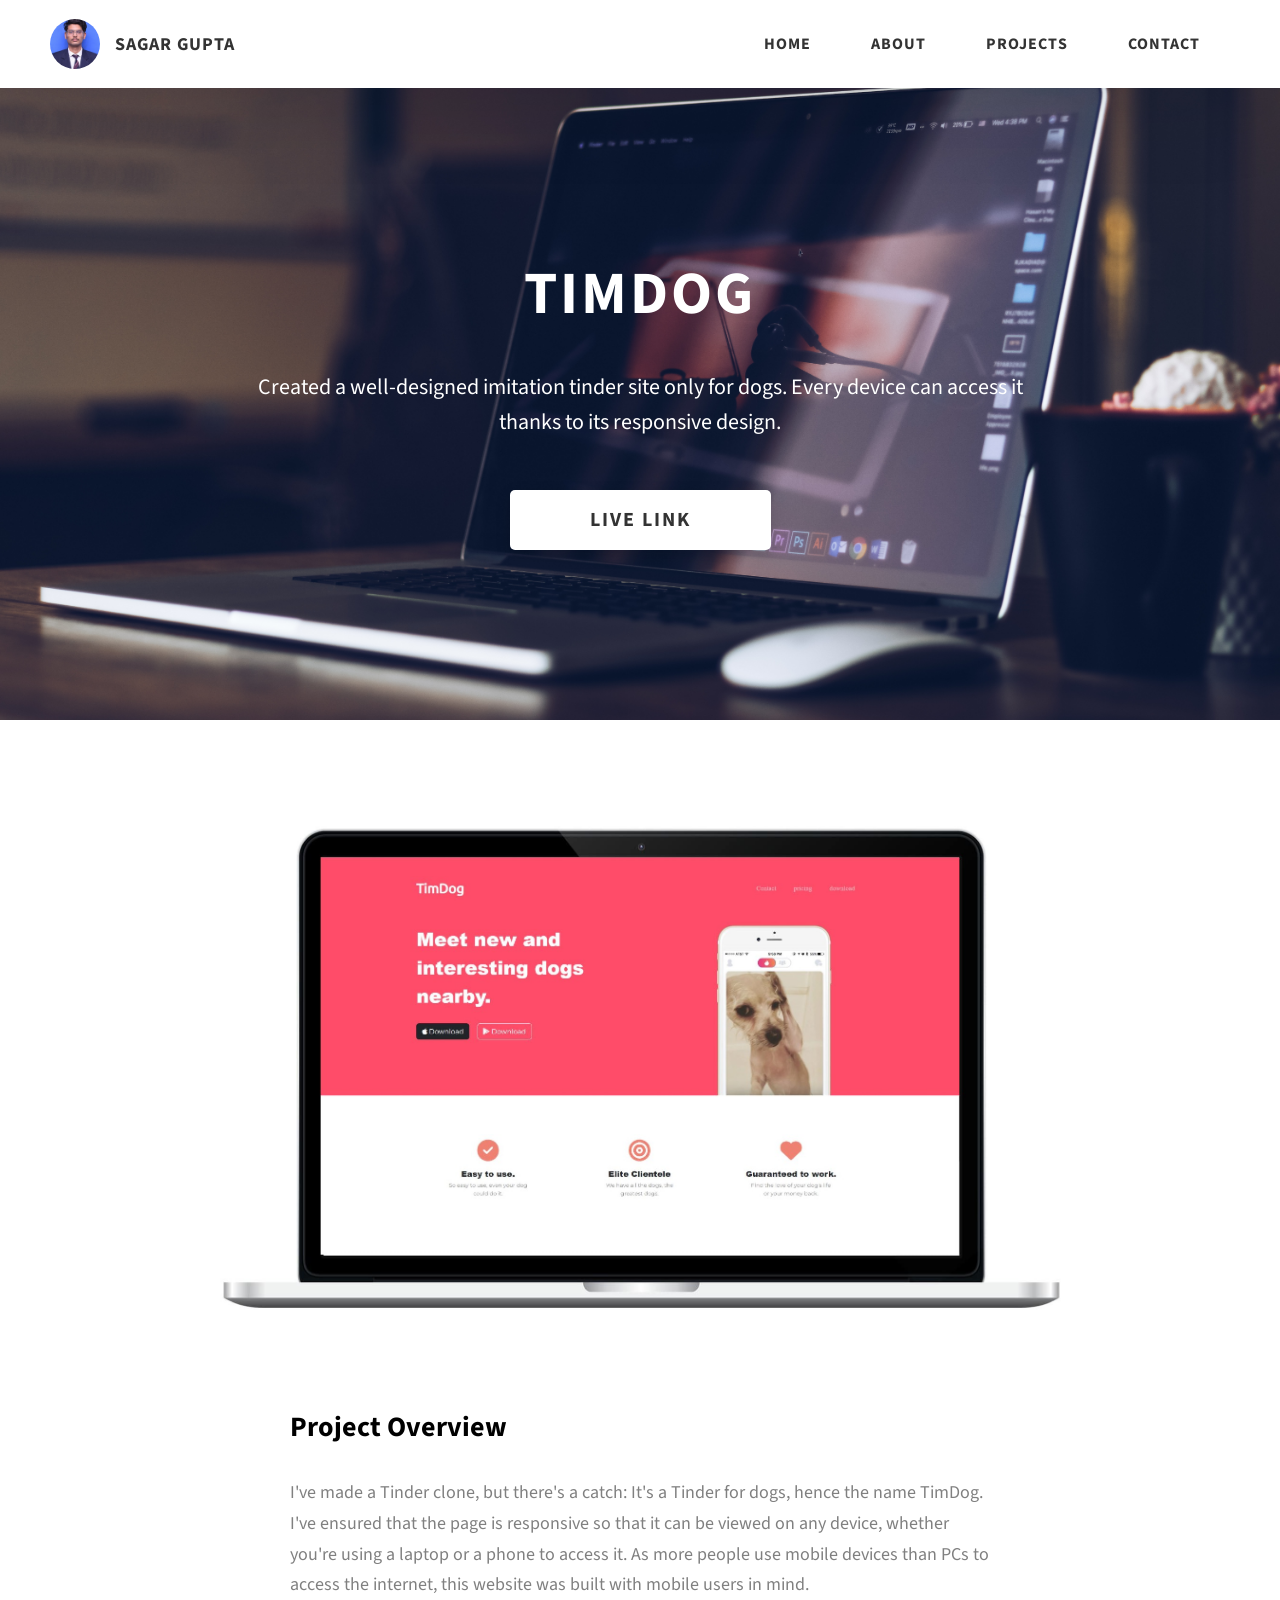
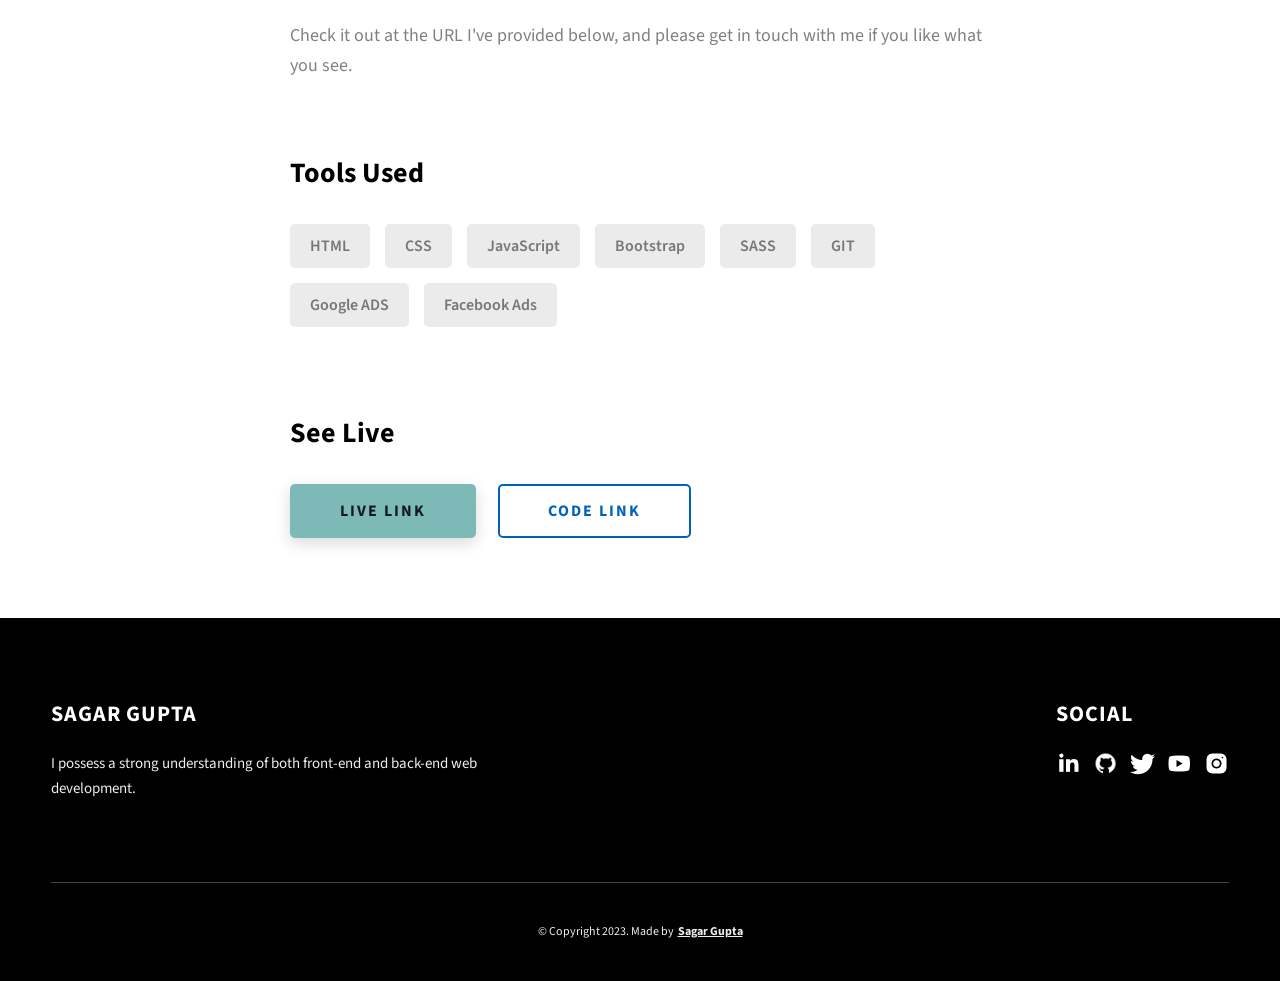
<file: project-1.html>
<!DOCTYPE html>
<html lang="en">
  <head>
    <meta charset="UTF-8" />
    <meta name="viewport" content="width=device-width, initial-scale=1.0" />
    <meta http-equiv="X-UA-Compatible" content="ie=edge" />
    <title>TimDog</title>
    <meta name="description" content="Case study page of Project" />

    <link rel="stylesheet" href="css/style.css" />

    <link rel="preconnect" href="https://fonts.googleapis.com" />
    <link rel="preconnect" href="https://fonts.gstatic.com" crossorigin />
    <link
      href="https://fonts.googleapis.com/css2?family=Source+Sans+Pro:wght@400;600;700;900&display=swap"
      rel="stylesheet"
    />
    <link rel="icon" href="assets/png/favicon.ico">
  </head>
  <body>
    <header class="header">
      <div class="header__content">
        <div class="header__logo-container">
          <div class="header__logo-img-cont">
            <img
              src="./assets/png/mines.jpg"
              alt="Ram Maheshwari Logo Image"
              class="header__logo-img"
            />
          </div>
          <span class="header__logo-sub">Sagar Gupta</span>
        </div>
        <div class="header__main">
          <ul class="header__links">
            <li class="header__link-wrapper">
              <a href="./index.html" class="header__link"> Home </a>
            </li>
            <li class="header__link-wrapper">
              <a href="./index.html#about" class="header__link">About </a>
            </li>
            <li class="header__link-wrapper">
              <a href="./index.html#projects" class="header__link">
                Projects
              </a>
            </li>
            <li class="header__link-wrapper">
              <a href="./index.html#contact" class="header__link"> Contact </a>
            </li>
          </ul>
          <div class="header__main-ham-menu-cont">
            <img
              src="./assets/svg/ham-menu.svg"
              alt="hamburger menu"
              class="header__main-ham-menu"
            />
            <img
              src="./assets/svg/ham-menu-close.svg"
              alt="hamburger menu close"
              class="header__main-ham-menu-close d-none"
            />
          </div>
        </div>
      </div>
      <div class="header__sm-menu">
        <div class="header__sm-menu-content">
          <ul class="header__sm-menu-links">
            <li class="header__sm-menu-link">
              <a href="./index.html"> Home </a>
            </li>

            <li class="header__sm-menu-link">
              <a href="./index.html#about"> About </a>
            </li>

            <li class="header__sm-menu-link">
              <a href="./index.html#projects"> Projects </a>
            </li>

            <li class="header__sm-menu-link">
              <a href="./index.html#contact"> Contact </a>
            </li>
          </ul>
        </div>
      </div>
    </header>
    <section class="project-cs-hero">
      <div class="project-cs-hero__content">
        <h1 class="heading-primary">TimDog</h1>
        <div class="project-cs-hero__info">
          <p class="text-primary">
            Created a well-designed imitation tinder site only for dogs. Every device can access it thanks to its responsive design.
          </p>
        </div>
        <div class="project-cs-hero__cta">
          <a href="https://shubhamgaur-277.github.io/TinDog-website/" class="btn btn--bg" target="_blank">Live Link</a>
        </div>
      </div>
    </section>
    <section class="project-details">
      <div class="main-container">
        <div class="project-details__content">
          <div class="project-details__showcase-img-cont">
            <img
              src="./assets/jpeg/prj-1.jpg"
              alt="Project Image"
              class="project-details__showcase-img"
            />
          </div>
          <div class="project-details__content-main">
            <div class="project-details__desc">
              <h3 class="project-details__content-title">Project Overview</h3>
              <p class="project-details__desc-para">
                I've made a Tinder clone, but there's a catch: It's a Tinder for dogs, hence the name TimDog. I've ensured that the page is responsive so that it can be viewed on any device, whether you're using a laptop or a phone to access it. As more people use mobile devices than PCs to access the internet, this website was built with mobile users in mind.
              </p>
              <p class="project-details__desc-para">
                Check it out at the URL I've provided below, and please get in touch with me if you like what you see.
              </p>
            </div>
            <div class="project-details__tools-used">
              <h3 class="project-details__content-title">Tools Used</h3>
              <div class="skills">
                <div class="skills__skill">HTML</div>
                <div class="skills__skill">CSS</div>
                <div class="skills__skill">JavaScript</div>
                <div class="skills__skill">Bootstrap</div>
                <div class="skills__skill">SASS</div>
                <div class="skills__skill">GIT</div>
                <div class="skills__skill">Google ADS</div>
                <div class="skills__skill">Facebook Ads</div>
              </div>
            </div>
            <div class="project-details__links">
              <h3 class="project-details__content-title">See Live</h3>
              <a
                href="https://sagarrock99-timdog.netlify.app/"
                class="btn btn--med btn--theme project-details__links-btn"
                target="_blank"
                >Live Link</a
              >
              <a
                href="https://sagarrock99-timdog.netlify.app/"
                class="btn btn--med btn--theme-inv project-details__links-btn"
                target="_blank"
                >Code Link</a
              >
            </div>
          </div>
        </div>
      </div>
    </section>
    <footer class="main-footer">
      <div class="main-container">
        <div class="main-footer__upper">
          <div class="main-footer__row main-footer__row-1">
            <h2 class="heading heading-sm main-footer__heading-sm">
              <span>Social</span>
            </h2>
            <div class="main-footer__social-cont">
              <a target="_blank" rel="noreferrer" href="https://www.linkedin.com/in/about-shubhamgaur/">
                <img
                  class="main-footer__icon"
                  src="./assets/png/linkedin-ico.png"
                  alt="icon"
                />
              </a>
              <a target="_blank" rel="noreferrer" href="https://github.com/ShubhamGaur-277">
                <img
                  class="main-footer__icon"
                  src="./assets/png/github-ico.png"
                  alt="icon"
                />
              </a>
              <a target="_blank" rel="noreferrer" href="#">
                <img
                  class="main-footer__icon"
                  src="./assets/png/twitter-ico.png"
                  alt="icon"
                />
              </a>
              <a target="_blank" rel="noreferrer" href="#">
                <img
                  class="main-footer__icon"
                  src="./assets/png/yt-ico.png"
                  alt="icon"
                />
              </a>
              <a target="_blank" rel="noreferrer" href="#">
                <img
                  class="main-footer__icon main-footer__icon--mr-none"
                  src="./assets/png/insta-ico.png"
                  alt="icon"
                />
              </a>
            </div>
          </div>
          <div class="main-footer__row main-footer__row-2">
            <h4 class="heading heading-sm text-lt">Sagar Gupta</h4>
            <p class="main-footer__short-desc">
              I possess a strong understanding of both front-end and back-end web development.
            </p>
          </div>
        </div>

        <div class="main-footer__lower">
          &copy; Copyright 2023. Made by
          <a rel="noreferrer" target="_blank" href=""
            >Sagar Gupta</a
          >
        </div>
      </div>
    </footer>
    <script src="./index.js"></script>
  </body>
</html>
</file>
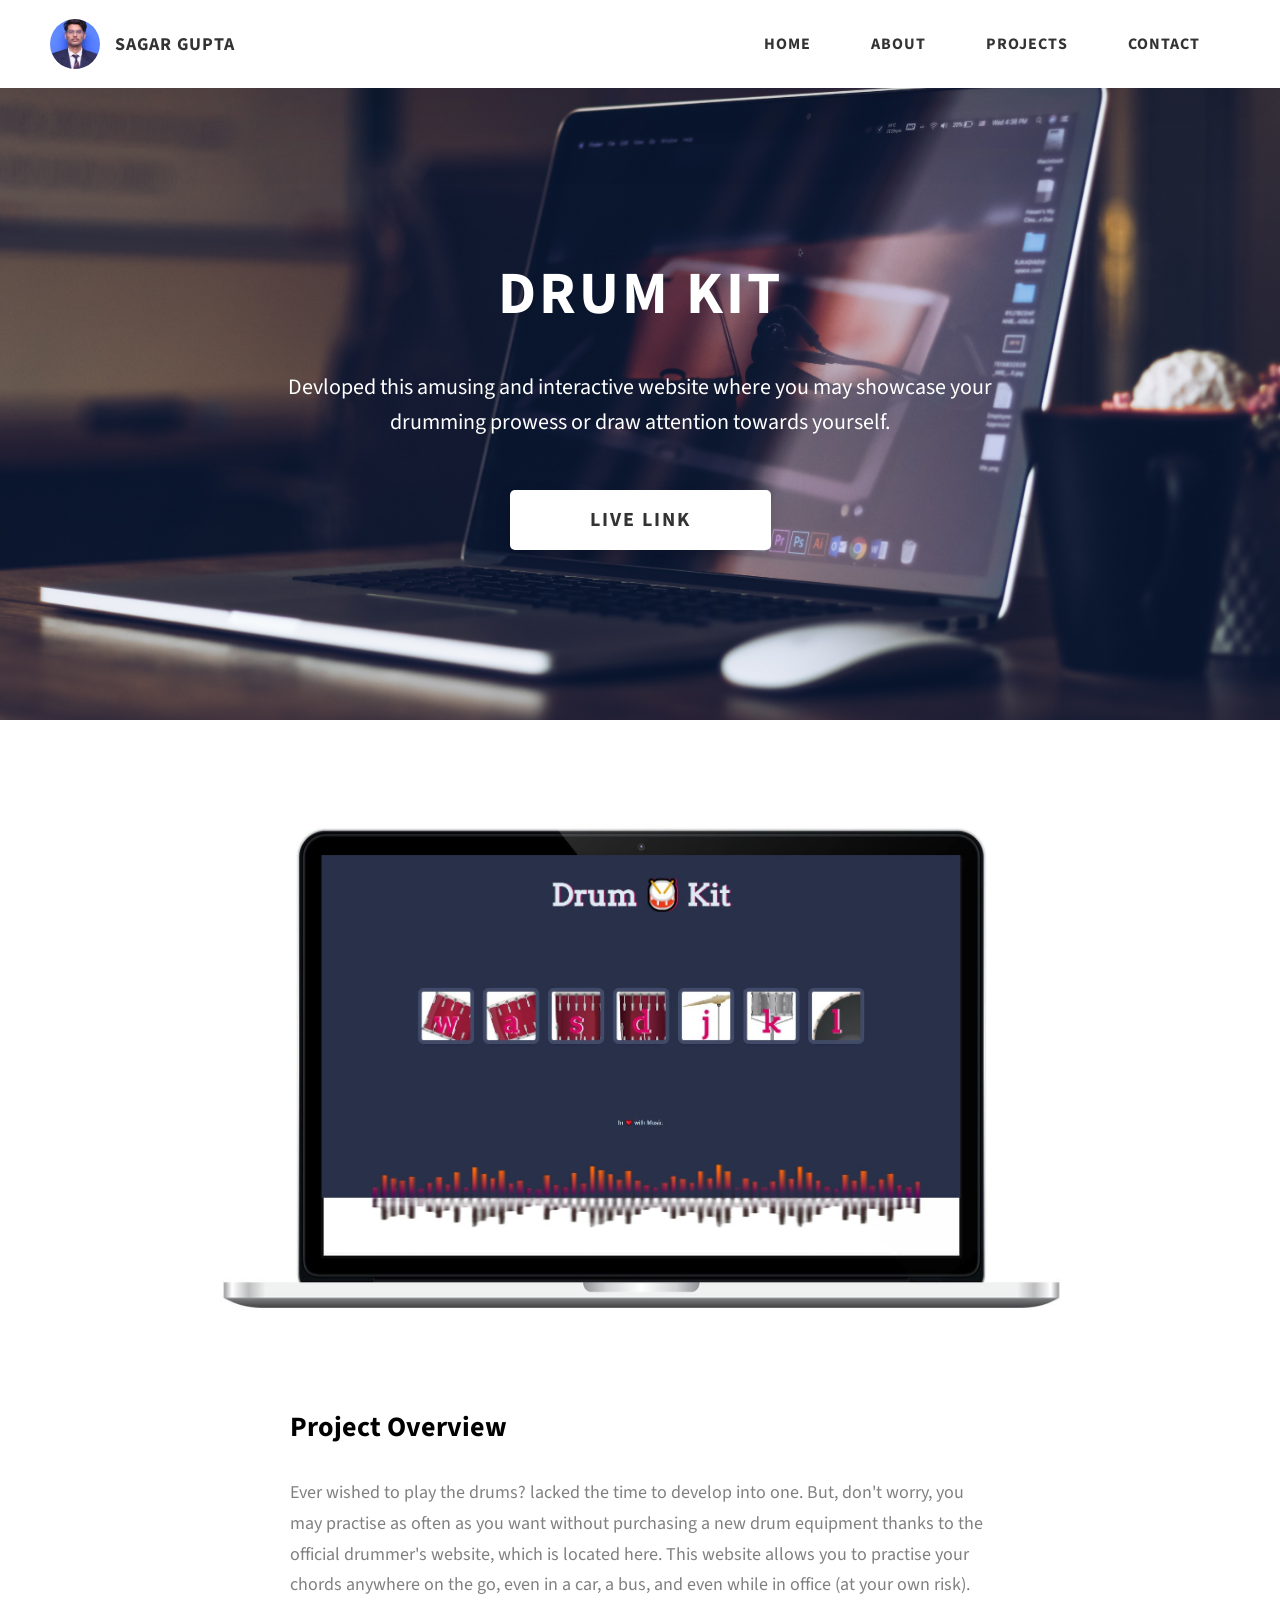
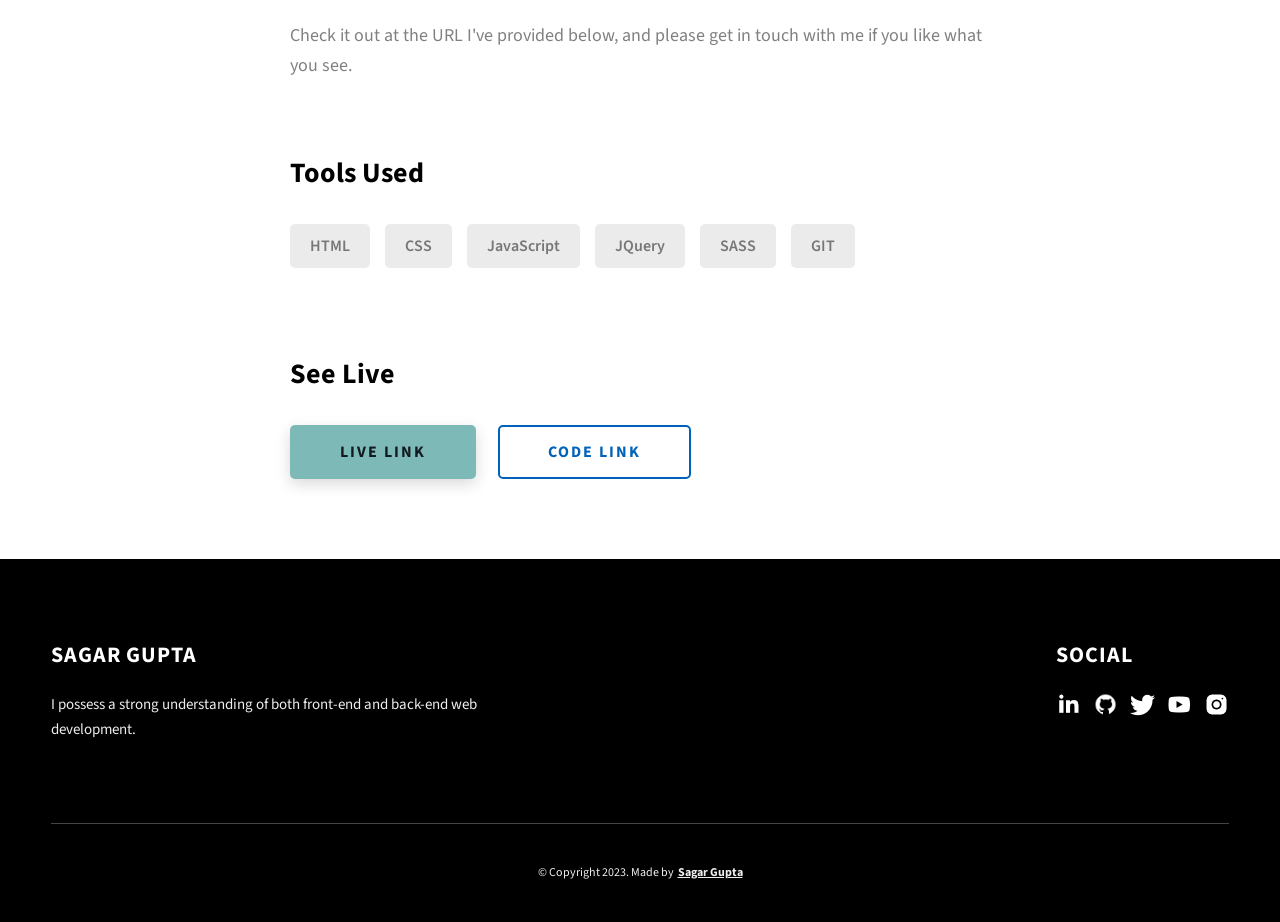
<file: project-2.html>
<!DOCTYPE html>
<html lang="en">
  <head>
    <meta charset="UTF-8" />
    <meta name="viewport" content="width=device-width, initial-scale=1.0" />
    <meta http-equiv="X-UA-Compatible" content="ie=edge" />
    <title>Drum Kit</title>
    <meta name="description" content="Case study page of Project" />

    <link rel="stylesheet" href="css/style.css" />

    <link rel="preconnect" href="https://fonts.googleapis.com" />
    <link rel="preconnect" href="https://fonts.gstatic.com" crossorigin />
    <link
      href="https://fonts.googleapis.com/css2?family=Source+Sans+Pro:wght@400;600;700;900&display=swap"
      rel="stylesheet"
    />
    <link rel="icon" href="assets/png/favicon.ico">
  </head>
  <body>
    <header class="header">
      <div class="header__content">
        <div class="header__logo-container">
          <div class="header__logo-img-cont">
            <img
              src="./assets/png/mines.jpg"
              alt="Sagar Gupta Logo Image"
              class="header__logo-img"
            />
          </div>
          <span class="header__logo-sub">Sagar Gupta</span>
        </div>
        <div class="header__main">
          <ul class="header__links">
            <li class="header__link-wrapper">
              <a href="./index.html" class="header__link"> Home </a>
            </li>
            <li class="header__link-wrapper">
              <a href="./index.html#about" class="header__link">About </a>
            </li>
            <li class="header__link-wrapper">
              <a href="./index.html#projects" class="header__link">
                Projects
              </a>
            </li>
            <li class="header__link-wrapper">
              <a href="./index.html#contact" class="header__link"> Contact </a>
            </li>
          </ul>
          <div class="header__main-ham-menu-cont">
            <img
              src="./assets/svg/ham-menu.svg"
              alt="hamburger menu"
              class="header__main-ham-menu"
            />
            <img
              src="./assets/svg/ham-menu-close.svg"
              alt="hamburger menu close"
              class="header__main-ham-menu-close d-none"
            />
          </div>
        </div>
      </div>
      <div class="header__sm-menu">
        <div class="header__sm-menu-content">
          <ul class="header__sm-menu-links">
            <li class="header__sm-menu-link">
              <a href="./index.html"> Home </a>
            </li>

            <li class="header__sm-menu-link">
              <a href="./index.html#about"> About </a>
            </li>

            <li class="header__sm-menu-link">
              <a href="./index.html#projects"> Projects </a>
            </li>

            <li class="header__sm-menu-link">
              <a href="./index.html#contact"> Contact </a>
            </li>
          </ul>
        </div>
      </div>
    </header>
    <section class="project-cs-hero">
      <div class="project-cs-hero__content">
        <h1 class="heading-primary">Drum Kit</h1>
        <div class="project-cs-hero__info">
          <p class="text-primary">
            Devloped this amusing and interactive website where you may showcase your drumming prowess or draw attention towards yourself.
          </p>
        </div>
        <div class="project-cs-hero__cta">
          <a href="" class="btn btn--bg" target="_blank">Live Link</a>
        </div>
      </div>
    </section>
    <section class="project-details">
      <div class="main-container">
        <div class="project-details__content">
          <div class="project-details__showcase-img-cont">
            <img
              src="./assets/jpeg/prj-2.jpg"
              alt="Project Image"
              class="project-details__showcase-img"
            />
          </div>
          <div class="project-details__content-main">
            <div class="project-details__desc">
              <h3 class="project-details__content-title">Project Overview</h3>
              <p class="project-details__desc-para">
                Ever wished to play the drums? lacked the time to develop into one. But, don't worry, you may practise as often as you want without purchasing a new drum equipment thanks to the official drummer's website, which is located here. This website allows you to practise your chords anywhere on the go, even in a car, a bus, and even while in office (at your own risk).
              </p>
              <p class="project-details__desc-para">
                Check it out at the URL I've provided below, and please get in touch with me if you like what you see.
              </p>
            </div>
            <div class="project-details__tools-used">
              <h3 class="project-details__content-title">Tools Used</h3>
              <div class="skills">
                <div class="skills__skill">HTML</div>
                <div class="skills__skill">CSS</div>
                <div class="skills__skill">JavaScript</div>
                <div class="skills__skill">JQuery</div>
                <div class="skills__skill">SASS</div>
                <div class="skills__skill">GIT</div>
              </div>
            </div>
            <div class="project-details__links">
              <h3 class="project-details__content-title">See Live</h3>
              <a
                href="https://shubhamgaur-277.github.io/Drummer/"
                class="btn btn--med btn--theme project-details__links-btn"
                target="_blank"
                >Live Link</a
              >
              <a
                href="https://github.com/ShubhamGaur-277/Drummer"
                class="btn btn--med btn--theme-inv project-details__links-btn"
                target="_blank"
                >Code Link</a
              >
            </div>
          </div>
        </div>
      </div>
    </section>
    <footer class="main-footer">
      <div class="main-container">
        <div class="main-footer__upper">
          <div class="main-footer__row main-footer__row-1">
            <h2 class="heading heading-sm main-footer__heading-sm">
              <span>Social</span>
            </h2>
            <div class="main-footer__social-cont">
              <a target="_blank" rel="noreferrer" href="https://www.linkedin.com/in/about-shubhamgaur/">
                <img
                  class="main-footer__icon"
                  src="./assets/png/linkedin-ico.png"
                  alt="icon"
                />
              </a>
              <a target="_blank" rel="noreferrer" href="https://github.com/ShubhamGaur-277">
                <img
                  class="main-footer__icon"
                  src="./assets/png/github-ico.png"
                  alt="icon"
                />
              </a>
              <a target="_blank" rel="noreferrer" href="#">
                <img
                  class="main-footer__icon"
                  src="./assets/png/twitter-ico.png"
                  alt="icon"
                />
              </a>
              <a target="_blank" rel="noreferrer" href="#">
                <img
                  class="main-footer__icon"
                  src="./assets/png/yt-ico.png"
                  alt="icon"
                />
              </a>
              <a target="_blank" rel="noreferrer" href="#">
                <img
                  class="main-footer__icon main-footer__icon--mr-none"
                  src="./assets/png/insta-ico.png"
                  alt="icon"
                />
              </a>
            </div>
          </div>
          <div class="main-footer__row main-footer__row-2">
            <h4 class="heading heading-sm text-lt">Sagar Gupta</h4>
            <p class="main-footer__short-desc">
              I possess a strong understanding of both front-end and back-end web development.
            </p>
          </div>
        </div>

        <div class="main-footer__lower">
          &copy; Copyright 2023. Made by
          <a rel="noreferrer" target="_blank" href="https://rammaheshwari.com"
            >Sagar Gupta</a
          >
        </div>
      </div>
    </footer>
    <script src="./index.js"></script>
  </body>
</html>
</file>
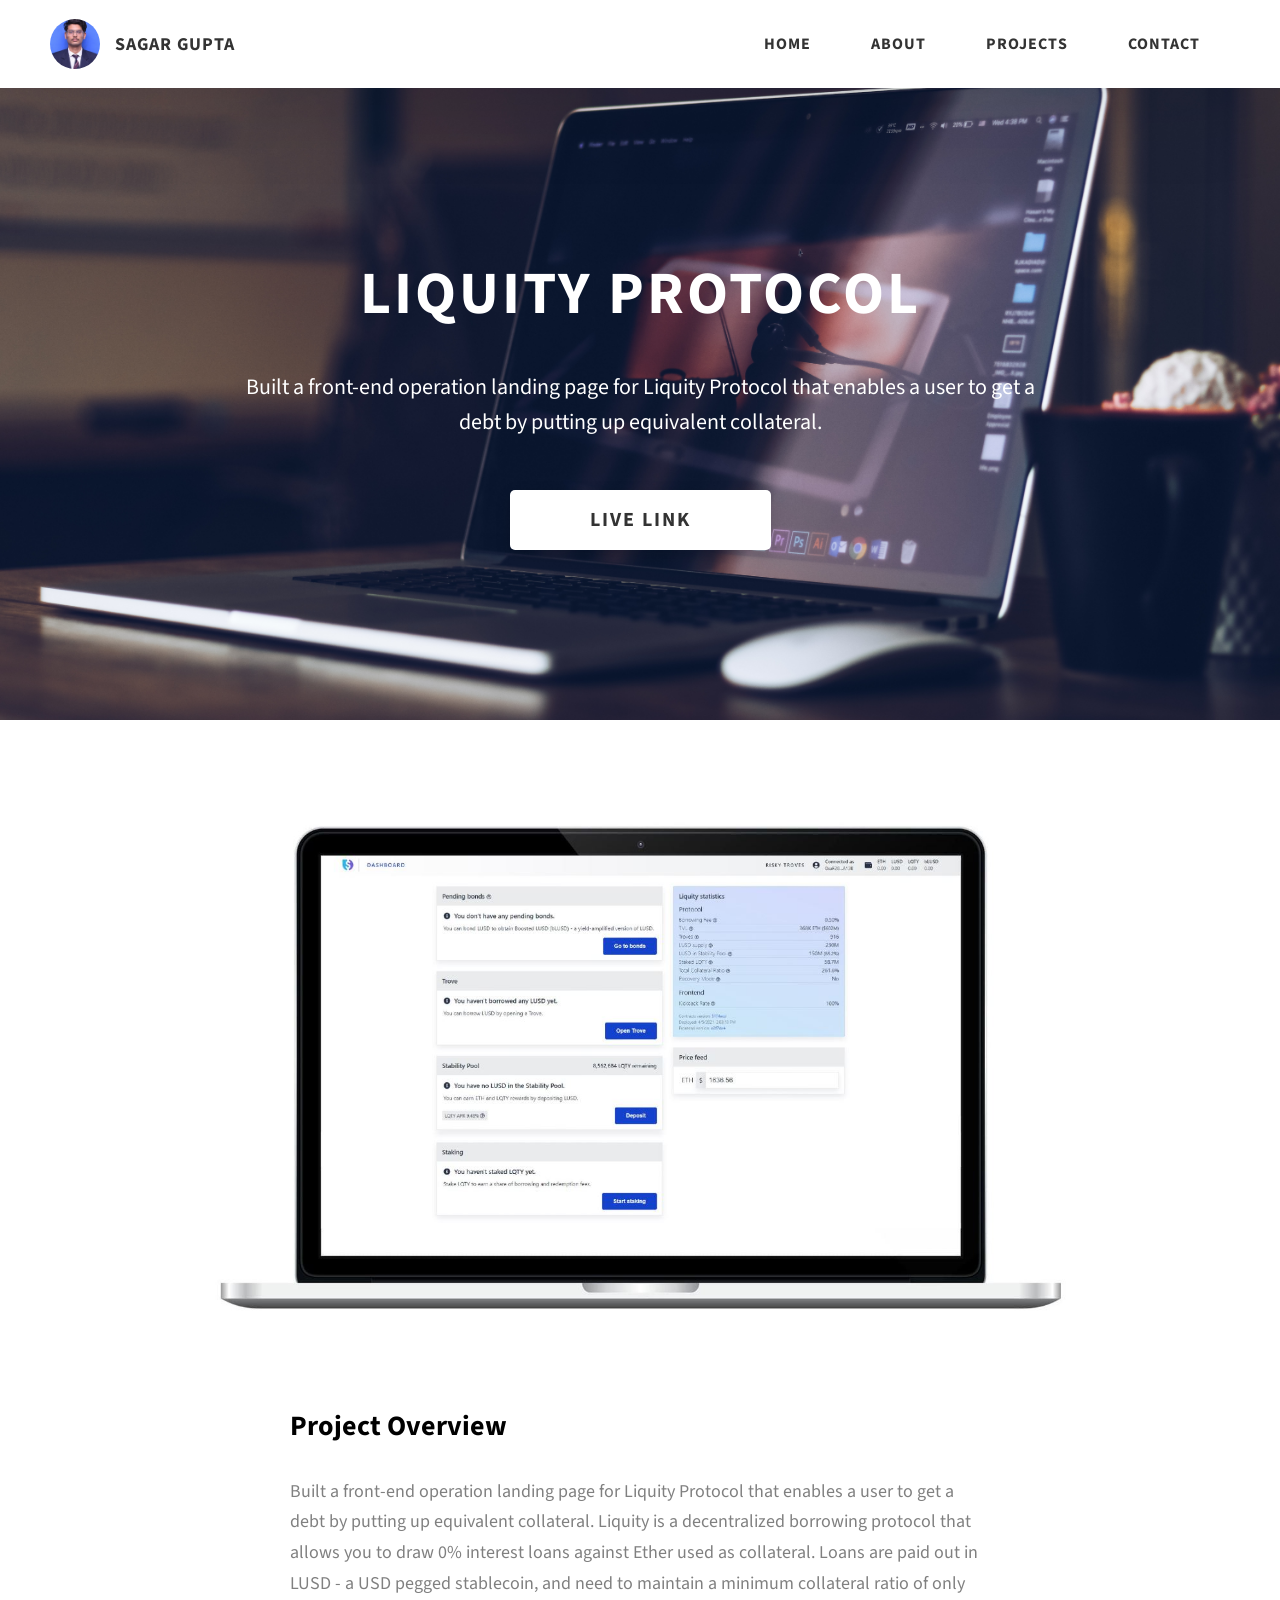
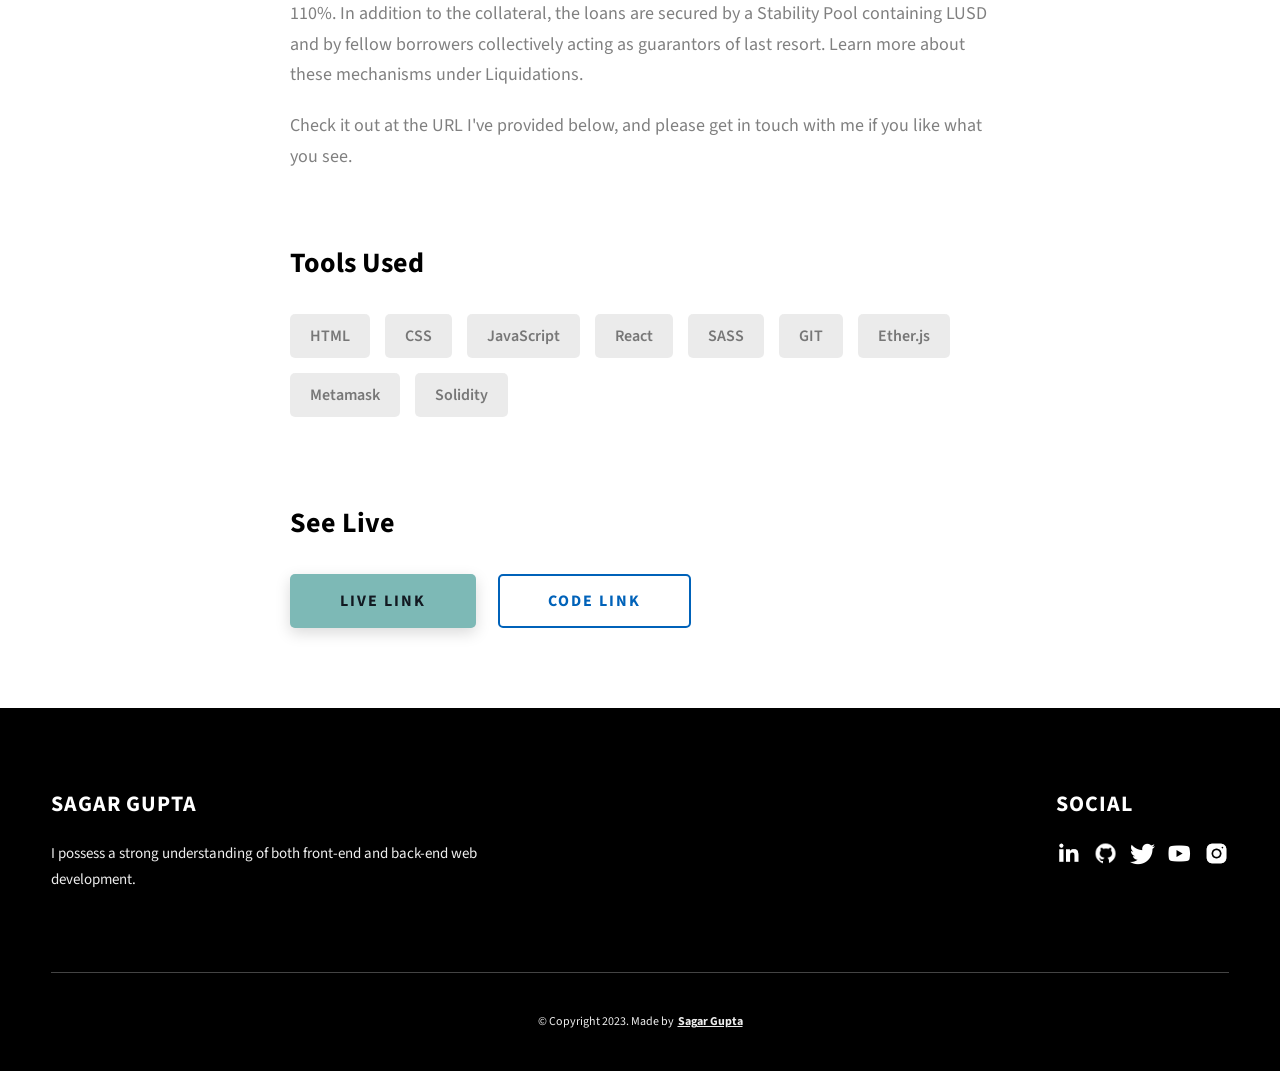
<file: project-3.html>
<!DOCTYPE html>
<html lang="en">
  <head>
    <meta charset="UTF-8" />
    <meta name="viewport" content="width=device-width, initial-scale=1.0" />
    <meta http-equiv="X-UA-Compatible" content="ie=edge" />
    <title>Liquity Protocol</title>
    <meta name="description" content="Case study page of Project" />

    <link rel="stylesheet" href="css/style.css" />

    <link rel="preconnect" href="https://fonts.googleapis.com" />
    <link rel="preconnect" href="https://fonts.gstatic.com" crossorigin />
    <link
      href="https://fonts.googleapis.com/css2?family=Source+Sans+Pro:wght@400;600;700;900&display=swap"
      rel="stylesheet"
    />
    <link rel="icon" href="assets/png/favicon.ico" />
  </head>
  <body>
    <header class="header">
      <div class="header__content">
        <div class="header__logo-container">
          <div class="header__logo-img-cont">
            <img
              src="./assets/png/mines.jpg"
              alt="Sagar Gupta Logo Image"
              class="header__logo-img"
            />
          </div>
          <span class="header__logo-sub">Sagar Gupta</span>
        </div>
        <div class="header__main">
          <ul class="header__links">
            <li class="header__link-wrapper">
              <a href="./index.html" class="header__link"> Home </a>
            </li>
            <li class="header__link-wrapper">
              <a href="./index.html#about" class="header__link">About </a>
            </li>
            <li class="header__link-wrapper">
              <a href="./index.html#projects" class="header__link">
                Projects
              </a>
            </li>
            <li class="header__link-wrapper">
              <a href="./index.html#contact" class="header__link"> Contact </a>
            </li>
          </ul>
          <div class="header__main-ham-menu-cont">
            <img
              src="./assets/svg/ham-menu.svg"
              alt="hamburger menu"
              class="header__main-ham-menu"
            />
            <img
              src="./assets/svg/ham-menu-close.svg"
              alt="hamburger menu close"
              class="header__main-ham-menu-close d-none"
            />
          </div>
        </div>
      </div>
      <div class="header__sm-menu">
        <div class="header__sm-menu-content">
          <ul class="header__sm-menu-links">
            <li class="header__sm-menu-link">
              <a href="./index.html"> Home </a>
            </li>

            <li class="header__sm-menu-link">
              <a href="./index.html#about"> About </a>
            </li>

            <li class="header__sm-menu-link">
              <a href="./index.html#projects"> Projects </a>
            </li>

            <li class="header__sm-menu-link">
              <a
                href="https://drive.google.com/file/d/12umbwxtMCxmA5Q5Zf99BGTbhQ8eUe2Cz/view"
              >
                Resume
              </a>
            </li>
          </ul>
        </div>
      </div>
    </header>
    <section class="project-cs-hero">
      <div class="project-cs-hero__content">
        <h1 class="heading-primary">Liquity Protocol</h1>
        <div class="project-cs-hero__info">
          <p class="text-primary">
            Built a front-end operation landing page for Liquity Protocol that
            enables a user to get a debt by putting up equivalent collateral.
          </p>
        </div>
        <div class="project-cs-hero__cta">
          <a
            href="https://woww-liquity.netlify.app/#/"
            class="btn btn--bg"
            target="_blank"
            >Live Link</a
          >
        </div>
      </div>
    </section>
    <section class="project-details">
      <div class="main-container">
        <div class="project-details__content">
          <div class="project-details__showcase-img-cont">
            <img
              src="./assets/jpeg/prj-3.JPG"
              alt="Project Image"
              class="project-details__showcase-img"
            />
          </div>
          <div class="project-details__content-main">
            <div class="project-details__desc">
              <h3 class="project-details__content-title">Project Overview</h3>
              <p class="project-details__desc-para">
                Built a front-end operation landing page for Liquity Protocol
                that enables a user to get a debt by putting up equivalent
                collateral. Liquity is a decentralized borrowing protocol that
                allows you to draw 0% interest loans against Ether used as
                collateral. Loans are paid out in LUSD - a USD pegged
                stablecoin, and need to maintain a minimum collateral ratio of
                only 110%. In addition to the collateral, the loans are secured
                by a Stability Pool containing LUSD and by fellow borrowers
                collectively acting as guarantors of last resort. Learn more
                about these mechanisms under Liquidations.
              </p>
              <p class="project-details__desc-para">
                Check it out at the URL I've provided below, and please get in
                touch with me if you like what you see.
              </p>
            </div>
            <div class="project-details__tools-used">
              <h3 class="project-details__content-title">Tools Used</h3>
              <div class="skills">
                <div class="skills__skill">HTML</div>
                <div class="skills__skill">CSS</div>
                <div class="skills__skill">JavaScript</div>
                <div class="skills__skill">React</div>
                <div class="skills__skill">SASS</div>
                <div class="skills__skill">GIT</div>
                <div class="skills__skill">Ether.js</div>
                <div class="skills__skill">Metamask</div>
                <div class="skills__skill">Solidity</div>
              </div>
            </div>
            <div class="project-details__links">
              <h3 class="project-details__content-title">See Live</h3>
              <a
                href="https://woww-liquity.netlify.app/#/"
                class="btn btn--med btn--theme project-details__links-btn"
                target="_blank"
                >Live Link</a
              >
              <a
                href="#"
                class="btn btn--med btn--theme-inv project-details__links-btn"
                target="_blank"
                >Code Link</a
              >
            </div>
          </div>
        </div>
      </div>
    </section>
    <footer class="main-footer">
      <div class="main-container">
        <div class="main-footer__upper">
          <div class="main-footer__row main-footer__row-1">
            <h2 class="heading heading-sm main-footer__heading-sm">
              <span>Social</span>
            </h2>
            <div class="main-footer__social-cont">
              <a
                target="_blank"
                rel="noreferrer"
                href="https://www.linkedin.com/in/about-shubhamgaur/"
              >
                <img
                  class="main-footer__icon"
                  src="./assets/png/linkedin-ico.png"
                  alt="icon"
                />
              </a>
              <a
                target="_blank"
                rel="noreferrer"
                href="https://github.com/ShubhamGaur-277"
              >
                <img
                  class="main-footer__icon"
                  src="./assets/png/github-ico.png"
                  alt="icon"
                />
              </a>
              <a target="_blank" rel="noreferrer" href="#">
                <img
                  class="main-footer__icon"
                  src="./assets/png/twitter-ico.png"
                  alt="icon"
                />
              </a>
              <a target="_blank" rel="noreferrer" href="#">
                <img
                  class="main-footer__icon"
                  src="./assets/png/yt-ico.png"
                  alt="icon"
                />
              </a>
              <a target="_blank" rel="noreferrer" href="#">
                <img
                  class="main-footer__icon main-footer__icon--mr-none"
                  src="./assets/png/insta-ico.png"
                  alt="icon"
                />
              </a>
            </div>
          </div>
          <div class="main-footer__row main-footer__row-2">
            <h4 class="heading heading-sm text-lt">Sagar Gupta</h4>
            <p class="main-footer__short-desc">
              I possess a strong understanding of both front-end and back-end
              web development.
            </p>
          </div>
        </div>

        <div class="main-footer__lower">
          &copy; Copyright 2023. Made by
          <a rel="noreferrer" target="_blank" href="https://rammaheshwari.com"
            >Sagar Gupta</a
          >
        </div>
      </div>
    </footer>
    <script src="./index.js"></script>
  </body>
</html>
</file>
<file: css/style.css>
/*
0 - 600px:      Phone
600 - 900px:    Tablet portrait
900 - 1200px:   Tablet landscape
[1200 - 1800] is where our normal styles apply
1800px + :      Big desktop
$breakpoint arguement choices:
- phone
- tab-port
- tab-land
- big-desktop

Inside media queries 1em is always 16px i.e 1em = 16px at every screen size only inside media queries
*/
*,
*::after,
*::before {
  margin: 0;
  padding: 0;
  box-sizing: inherit;
  font-family: inherit; }

html {
  font-size: 62.5%;
  scroll-behavior: smooth; }
  @media only screen and (max-width: 75em) {
    html {
      font-size: 59%; } }
  @media only screen and (max-width: 56.25em) {
    html {
      font-size: 56%; } }
  @media only screen and (min-width: 112.5em) {
    html {
      font-size: 65%; } }

body {
  box-sizing: border-box;
  position: relative;
  line-height: 1.5;
  font-family: sans-serif;
  overflow-x: hidden;
  overflow-y: scroll;
  font-family: 'Source Sans Pro', sans-serif; }

a {
  text-decoration: none;
  color: inherit; }

li {
  list-style: none; }

input:focus,
button:focus,
a:focus,
textarea:focus {
  outline: none; }

button {
  border: none;
  cursor: pointer; }

textarea {
  resize: none; }

.heading-primary {
  font-size: 6rem;
  text-transform: uppercase;
  letter-spacing: 3px;
  text-align: center; }
  @media only screen and (max-width: 37.5em) {
    .heading-primary {
      font-size: 4.5rem; } }

.heading-sec__mb-bg {
  margin-bottom: 11rem; }
  @media only screen and (max-width: 56.25em) {
    .heading-sec__mb-bg {
      margin-bottom: 8rem; } }

.heading-sec__mb-med {
  margin-bottom: 9rem; }
  @media only screen and (max-width: 56.25em) {
    .heading-sec__mb-med {
      margin-bottom: 8rem; } }

.heading-sec__main {
  display: block;
  font-size: 4rem;
  text-transform: uppercase;
  letter-spacing: 1px;
  letter-spacing: 3px;
  text-align: center;
  margin-bottom: 3.5rem;
  position: relative; }
  .heading-sec__main--lt {
    color: #000; }
    .heading-sec__main--lt::after {
      content: '';
      background: #fff !important; }
  .heading-sec__main::after {
    content: '';
    position: absolute;
    top: calc(100% + 1.5rem);
    height: 5px;
    width: 3rem;
    background: #0062b9;
    left: 50%;
    transform: translateX(-50%);
    border-radius: 5px; }
    @media only screen and (max-width: 37.5em) {
      .heading-sec__main::after {
        top: calc(100% + 1.2rem); } }

.heading-sec__sub {
  display: block;
  text-align: center;
  color: #777;
  font-size: 2rem;
  font-weight: 500;
  max-width: 80rem;
  margin: auto;
  line-height: 1.6; }
  @media only screen and (max-width: 37.5em) {
    .heading-sec__sub {
      font-size: 1.8rem; } }
  .heading-sec__sub--lt {
    font-size: 1.7rem; 
    color: #000; }

.heading-sm {
  font-size: 2.2rem;
  text-transform: uppercase;
  letter-spacing: 1px; }

.main-container {
  max-width: 120rem;
  margin: auto;
  width: 92%; }

.btn {
  background: #fff;
  color: #333;
  text-transform: uppercase;
  letter-spacing: 2px;
  display: inline-block;
  font-weight: 700;
  border-radius: 5px;
  box-shadow: 0 5px 15px 0 rgba(0, 0, 0, 0.15);
  transition: transform .3s; }
  .btn:hover {
    transform: translateY(-3px); }
  .btn--bg {
    padding: 1.5rem 8rem;
    font-size: 2rem; }
  .btn--med {
    padding: 1.5rem 5rem;
    font-size: 1.6rem; }
  .btn--theme {
    background: #7DB9B6;
    color: #121921; }
  .btn--theme-inv {
    color: #0062b9;
    background: #fff;
    border: 2px solid #0062b9;
    box-shadow: none;
    padding: calc(1.5rem - 2px) calc(5rem - 2px); }

.sec-pad {
  padding: 12rem 0; }
  @media only screen and (max-width: 56.25em) {
    .sec-pad {
      padding: 8rem 0; } }

.text-primary {
  color: #fff;
  font-size: 2.2rem;
  text-align: center;
  width: 100%;
  line-height: 1.6; }
  @media only screen and (max-width: 37.5em) {
    .text-primary {
      font-size: 2rem; } }

.d-none {
  display: none; }

.home-hero {
  color: #fff;
  background: linear-gradient(to right, rgba(255, 255, 255, 0), rgba(255, 255, 255, 0)), url(../../assets/jpeg/top-img.jpeg);
  background-position: center;
  height: 100vh;
  min-height: 80rem;
  max-height: 120rem;
  position: relative; }
  @media only screen and (max-width: 37.5em) {
    .home-hero {
      height: unset;
      min-height: unset; } }
  .home-hero__socials {
    position: absolute;
    top: 37%;
    border: 2px solid transparent;
    border-left: 2px solid transparent;
    transform: translateY(-50%); }
    @media only screen and (max-width: 56.25em) {
      .home-hero__socials {
        display: none; } }
  .home-hero__mouse-scroll-cont {
    position: absolute;
    bottom: 3%;
    left: 50%;
    transform: translateX(-50%); }
    @media only screen and (max-width: 37.5em) {
      .home-hero__mouse-scroll-cont {
        display: none; } }
  .home-hero__social {
    width: 5rem; }
  .home-hero__social-icon-link {
    width: 100%;
    display: block;
    padding: 1.2rem;
    border-bottom: 2px solid transparent;
    transition: background .3s; }
    .home-hero__social-icon-link:hover {
      background: rgba(255, 255, 255, 0.1); }
    .home-hero__social-icon-link--bd-none {
      border-bottom: 0; }
  .home-hero__social-icon {
    width: 100%; }
  .home-hero__content {
    position: absolute;
    top: 50%;
    left: 50%;
    transform: translate(-50%, -50%);
    max-width: 90rem;
    width: 92%; }
    @media only screen and (max-width: 37.5em) {
      .home-hero__content {
        padding: 19rem 0 13rem 0;
        margin: auto;
        position: static;
        transform: translate(0, 0); } }
  .home-hero__info {
    margin: 3rem auto 0 auto;
    max-width: 80rem; }
  .home-hero__cta {
    margin-top: 20rem;
    text-align: center; }

.about {
  background: #fafafa; }
  .about__content {
    display: grid;
    grid-template-columns: 1fr 1fr;
    grid-gap: 10rem; }
    @media only screen and (max-width: 56.25em) {
      .about__content {
        grid-template-columns: 1fr;
        grid-gap: 8rem; } }
    .about__content-title {
      font-weight: 700;
      font-size: 2.8rem;
      margin-bottom: 3rem; }
      @media only screen and (max-width: 37.5em) {
        .about__content-title {
          font-size: 2.4rem; } }
    .about__content-details-para {
      font-size: 1.8rem;
      color: grey;
      max-width: 60rem;
      line-height: 1.7;
      margin-bottom: 1rem; }
      .about__content-details-para--hl {
        font-weight: 700;
        margin: 0 3px; }
      .about__content-details-para:last-child {
        margin-bottom: 4rem; }

.projects__row {
  display: grid;
  grid-template-columns: 1.5fr 1fr;
  grid-gap: 5rem;
  margin-bottom: 11rem; }
  @media only screen and (max-width: 56.25em) {
    .projects__row {
      grid-template-columns: 1fr;
      grid-gap: 2rem;
      margin-bottom: 8rem; } }
  @media only screen and (max-width: 56.25em) {
    .projects__row {
      text-align: center; } }
  .projects__row:last-child {
    margin-bottom: 0; }
  .projects__row-img-cont {
    overflow: hidden; }
  .projects__row-img {
    width: 100%;
    display: block;
    object-fit: cover; }
  .projects__row-content {
    padding: 2rem 0;
    display: flex;
    justify-content: center;
    flex-direction: column;
    align-items: flex-start; }
    @media only screen and (max-width: 56.25em) {
      .projects__row-content {
        align-items: center; } }
    .projects__row-content-title {
      font-weight: 700;
      font-size: 2.8rem;
      margin-bottom: 2rem; }
      @media only screen and (max-width: 37.5em) {
        .projects__row-content-title {
          font-size: 2.4rem; } }
    .projects__row-content-desc {
      font-size: 1.8rem;
      color: grey;
      max-width: 60rem;
      line-height: 1.7;
      margin-bottom: 3rem; }
      @media only screen and (max-width: 37.5em) {
        .projects__row-content-desc {
          font-size: 1.7rem; } }

.contact {
  background: linear-gradient(to right, rgba(255, 255, 255, 0), rgba(255, 255, 255, 0)), url(../../assets/jpeg/contact-img.jpg);
  
  background-size: cover;
  background-position: center; }
  .contact__form-container {
    box-shadow: 0 0 10px rgba(0, 0, 0, 0.1);
  
    backdrop-filter: blur(4px);
    background: transparent;
    padding: 4rem;
    margin-top: 6rem;
    max-width: 80rem;
    text-align: right;
    width: 95%;
    border-radius: 5px;
    margin: 5rem auto 0 auto;
    
  }
    @media only screen and (max-width: 37.5em) {
      .contact__form-container {
        padding: 3rem; } }
  .contact__form-field {
    margin-bottom: 4rem; }
    @media only screen and (max-width: 37.5em) {
      .contact__form-field {
        margin-bottom: 3rem; } }
  .contact__form-label {
    color: #3E54AC;
    font-size: 1.8rem;
    letter-spacing: 1px;
    font-weight: 700;
    margin-bottom: 1rem;
    display: block;
    text-align: left; }
  .contact__form-input {
    color: #fff;
    padding: 2rem;
    width: 100%;
    border: 1px solid #ebebeb;
    font-size: 1.6rem;
    letter-spacing: 0px;
    background: transparent;
    border-radius: 5px;
    font-weight: 600;
    /* Code for Modern Browsers */
    /* Code for WebKit, Blink, Edge */
    /* Code for Internet Explorer 10-11 */
    /* Code for Microsoft Edge */
    /* Code for Mozilla Firefox 4 to 18 */
    /* Code for Mozilla Firefox 19+ */ }
    .contact__form-input::placeholder {
      color: #999;
      font-weight: 600;
      font-size: 1.6rem; }
    .contact__form-input::-webkit-input-placeholder {
      color: #999;
      font-weight: 600;
      font-size: 1.6rem; }
    .contact__form-input:-ms-input-placeholder {
      color: #999;
      font-weight: 600;
      font-size: 1.6rem; }
    .contact__form-input::-ms-input-placeholder {
      color: #999;
      font-weight: 600;
      font-size: 1.6rem; }
    .contact__form-input:-moz-placeholder {
      opacity: 1;
      color: #999;
      font-weight: 600;
      font-size: 1.6rem; }
    .contact__form-input::-moz-placeholder {
      opacity: 1;
      color: #999;
      font-weight: 600;
      font-size: 1.6rem; }
  .contact__btn {
    width: 30%;
    padding: 2rem 4rem;
    font-size: 1.6rem; }
    @media only screen and (max-width: 37.5em) {
      .contact__btn {
        width: 100%; } }

.project-cs-hero {
  color: #fff;
  background: linear-gradient(to right, rgba(255, 255, 255, 0), rgba(255, 255, 255, 0)), url(../../assets/jpeg/bg1-img.jpg);
  background-size: cover;
  background-position: center;
  position: relative; }
  @media only screen and (max-width: 37.5em) {
    .project-cs-hero {
      height: unset;
      min-height: unset; } }
  .project-cs-hero__content {
    padding: 25rem 0 17rem 0;
    max-width: 90rem;
    width: 92%;
    margin: auto; }
    @media only screen and (max-width: 37.5em) {
      .project-cs-hero__content {
        padding: 19rem 0 13rem 0;
        margin: auto;
        position: static;
        transform: translate(0, 0); } }
  .project-cs-hero__info {
    margin: 3rem auto 0 auto;
    max-width: 80rem; }
  .project-cs-hero__cta {
    margin-top: 5rem;
    text-align: center; }

.project-details__content {
  padding: 8rem 0;
  max-width: 90rem;
  margin: auto; }
  .project-details__content-title {
    font-weight: 700;
    font-size: 2.8rem;
    margin-bottom: 3rem; }
    @media only screen and (max-width: 37.5em) {
      .project-details__content-title {
        font-size: 2.4rem; } }

.project-details__showcase-img-cont {
  width: 100%;
  margin-bottom: 6rem; }

.project-details__showcase-img {
  width: 100%; }

.project-details__content-main {
  width: 100%;
  max-width: 70rem;
  margin: auto; }

.project-details__desc {
  margin: 0 0 7rem 0; }
  .project-details__desc-para {
    font-size: 1.8rem;
    line-height: 1.7;
    color: grey;
    margin-bottom: 2rem; }

.project-details__tools-used {
  margin: 0 0 7rem 0; }
  .project-details__tools-used-list {
    display: flex;
    flex-wrap: wrap; }
  .project-details__tools-used-item {
    padding: 1rem 2rem;
    margin-bottom: 1.5rem;
    margin-right: 1.5rem;
    font-size: 1.6rem;
    background: rgba(153, 153, 153, 0.2);
    border-radius: 5px;
    font-weight: 600;
    color: #777; }

.project-details__links {
  margin: 0 0; }
  .project-details__links-btn {
    margin-right: 2rem; }
    @media only screen and (max-width: 37.5em) {
      .project-details__links-btn {
        margin-right: 0;
        width: 70%;
        margin-bottom: 2rem;
        text-align: center; } }
    .project-details__links-btn:last-child {
      margin: 0; }
      @media only screen and (max-width: 37.5em) {
        .project-details__links-btn:last-child {
          margin: 0; } }

.header {
  position: fixed;
  width: 100%;
  z-index: 1000;
  background: #000;
  background: #fff;
  box-shadow: 0 10px 100px rgba(0, 0, 0, 0.1); }
  .header__content {
    display: flex;
    align-items: center;
    justify-content: space-between;
    padding: 1rem 5rem; }
    @media only screen and (max-width: 56.25em) {
      .header__content {
        padding: 0 2rem; } }
  .header__logo-container {
    display: flex;
    align-items: center;
    cursor: pointer;
    color: #333;
    transition: color .3s; }
    .header__logo-container:hover {
      color: #0062b9; }
  .header__logo-img-cont {
    width: 5rem;
    height: 5rem;
    border-radius: 50px;
    overflow: hidden;
    margin-right: 1.5rem;
    background: #0062b9; }
    @media only screen and (max-width: 56.25em) {
      .header__logo-img-cont {
        width: 4.5rem;
        height: 4.5rem;
        margin-right: 1.2rem; } }
  .header__logo-img {
    width: 100%;
    height: 100%;
    object-fit: cover;
    object-position: center;
    display: block; }
  .header__logo-sub {
    font-size: 1.8rem;
    text-transform: uppercase;
    font-weight: 700;
    letter-spacing: 1px; }
  .header__links {
    display: flex; }
    @media only screen and (max-width: 37.5em) {
      .header__links {
        display: none; } }
  .header__link {
    padding: 2.2rem 3rem;
    display: inline-block;
    font-size: 1.6rem;
    color: #333;
    text-transform: uppercase;
    letter-spacing: 1px;
    font-weight: 700;
    transition: color .3s; }
    .header__link:hover {
      color: #0062b9; }
    @media only screen and (max-width: 56.25em) {
      .header__link {
        padding: 3rem 1.8rem;
        font-size: 1.5rem; } }
  .header__main-ham-menu-cont {
    display: none;
    width: 3rem;
    padding: 2.2rem 0; }
    @media only screen and (max-width: 37.5em) {
      .header__main-ham-menu-cont {
        display: block; } }
  .header__main-ham-menu {
    width: 100%; }
  .header__main-ham-menu-close {
    width: 100%; }
  .header__sm-menu {
    background: #fff;
    position: absolute;
    width: 100%;
    top: 100%;
    visibility: hidden;
    opacity: 0;
    transition: all .3s;
    box-shadow: 0px 5px 5px 0px rgba(0, 0, 0, 0.1);
    -webkit-box-shadow: 0px 5px 5px 0px rgba(0, 0, 0, 0.1);
    -moz-box-shadow: 0px 5px 5px 0px rgba(0, 0, 0, 0.1); }
    .header__sm-menu--active {
      visibility: hidden;
      opacity: 0; }
      @media only screen and (max-width: 37.5em) {
        .header__sm-menu--active {
          visibility: visible;
          opacity: 1; } }
  .header__sm-menu-link a {
    display: block;
    text-decoration: none;
    padding: 2.5rem 3rem;
    font-size: 1.6rem;
    color: #333;
    text-align: right;
    border-bottom: 1px solid #eee;
    font-weight: 700;
    text-transform: uppercase;
    letter-spacing: 2px;
    transition: color .3s; }
    .header__sm-menu-link a:hover {
      color: #0062b9; }
  .header__sm-menu-link:first-child a {
    border-top: 1px solid #eee; }
  .header__sm-menu-link-last {
    border-bottom: 0; }

.main-footer {
  background: #000;
  color: #fff; }
  .main-footer__upper {
    display: flex;
    justify-content: space-between;
    padding: 8rem 0; }
    @media only screen and (max-width: 56.25em) {
      .main-footer__upper {
        padding: 6rem 0; } }
    @media only screen and (max-width: 37.5em) {
      .main-footer__upper {
        display: block; } }
  .main-footer__row-1 {
    order: 2; }
    @media only screen and (max-width: 56.25em) {
      .main-footer__row-1 {
        margin-bottom: 5rem; } }
  .main-footer__row-2 {
    width: 40%;
    order: 1;
    max-width: 50rem; }
    @media only screen and (max-width: 56.25em) {
      .main-footer__row-2 {
        width: 100%; } }
  .main-footer__short-desc {
    margin-top: 2rem;
    color: #eee;
    font-size: 1.5rem;
    line-height: 1.7; }
  .main-footer__social-cont {
    margin-top: 2rem; }
  .main-footer__icon {
    margin-right: 1rem;
    width: 2.5rem; }
    .main-footer__icon--mr-none {
      margin-right: 0; }
  .main-footer__lower {
    padding: 4rem 0;
    border-top: 1px solid #444;
    color: #eee;
    font-size: 1.2rem;
    text-align: left;
    text-align: center; }
    .main-footer__lower a {
      text-decoration: underline;
      font-weight: bold;
      margin-left: 2px; }
    @media only screen and (max-width: 56.25em) {
      .main-footer__lower {
        padding: 3.5rem 0; } }

.skills {
  display: flex;
  flex-wrap: wrap; }
  .skills__skill {
    padding: 1rem 2rem;
    margin-bottom: 1.5rem;
    margin-right: 1.5rem;
    font-size: 1.6rem;
    background: rgba(153, 153, 153, 0.2);
    border-radius: 5px;
    font-weight: 600;
    color: #777; }

.mouse {
  width: 25px;
  height: 40px;
  border: 2px solid #eee;
  border-radius: 60px;
  position: relative;
  overflow: hidden; }
  .mouse::before {
    content: '';
    width: 5px;
    height: 5px;
    position: absolute;
    top: 7px;
    left: 50%;
    transform: translateX(-50%);
    background-color: #eee;
    border-radius: 50%;
    opacity: 1;
    animation: wheel 1.3s infinite;
    -webkit-animation: wheel 1.3s infinite; }

@keyframes wheel {
  to {
    opacity: 0;
    top: 27px; } }

@-webkit-keyframes wheel {
  to {
    opacity: 0;
    top: 27px; } }
</file>
